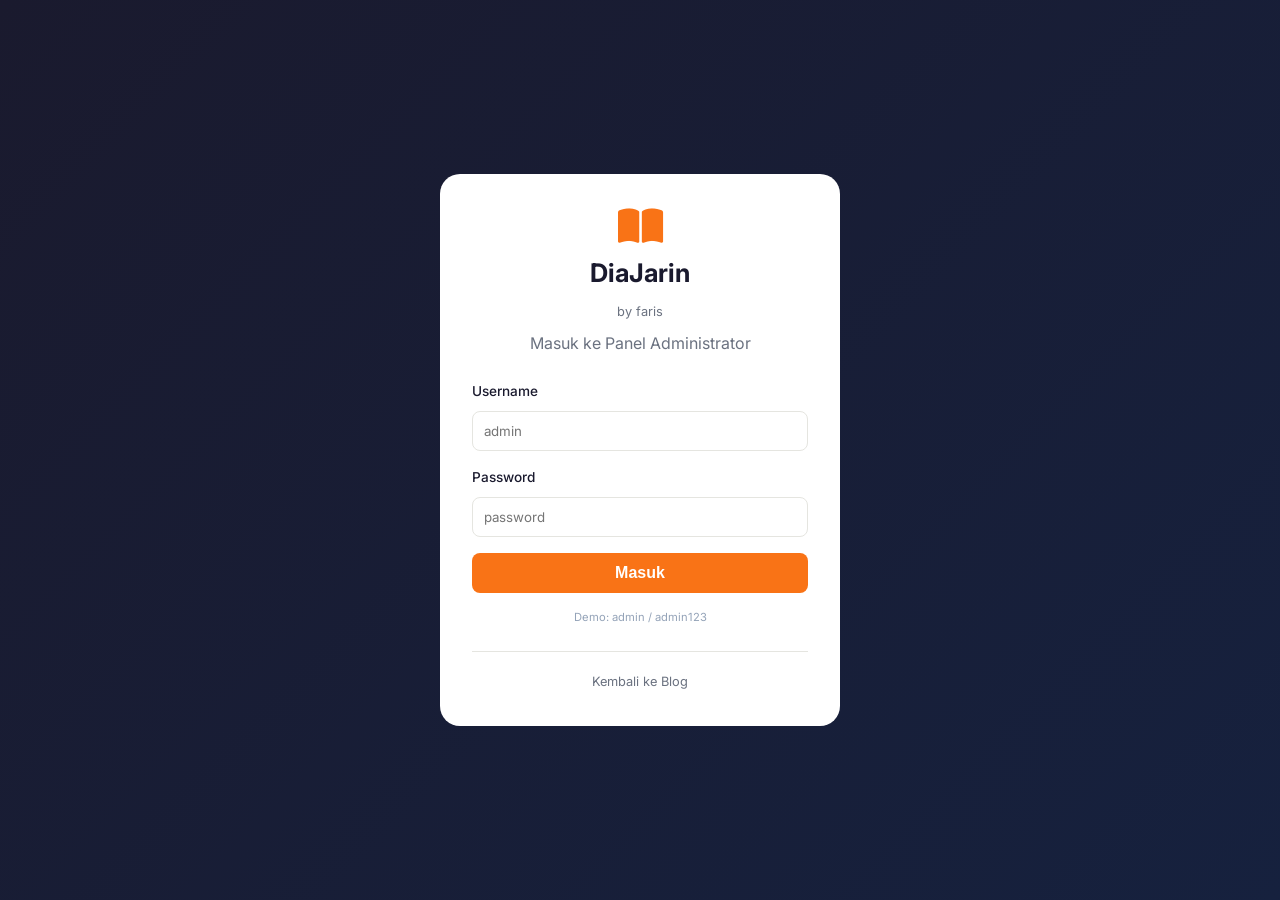
<file: admin.html>
<!DOCTYPE html>
<html lang="id">
<head>
    <meta charset="UTF-8">
    <meta name="viewport" content="width=device-width, initial-scale=1.0">
    <title>Admin Panel - DiaJarin by faris</title>
    <link href="https://fonts.googleapis.com/css2?family=Inter:wght@300;400;500;600;700&display=swap" rel="stylesheet">
    <link rel="stylesheet" href="https://cdnjs.cloudflare.com/ajax/libs/font-awesome/6.4.0/css/all.min.css">
    <link rel="stylesheet" href="style.css">
</head>
<body class="admin-body">

<div class="admin-wrapper">
    <div class="admin-card">
        <div class="admin-header">
            <a href="index.html" class="back-link"><i class="fas fa-arrow-left"></i> Kembali ke Blog</a>
            <button class="logout-btn" onclick="adminLogout()"><i class="fas fa-sign-out-alt"></i> Logout</button>
        </div>
        
        <h1 class="admin-title"><i class="fas fa-cog"></i> Panel Admin</h1>
        <p>Kelola materi tambahan selain PHP Native dan Laravel</p>

        <button class="btn btn-primary btn-add" onclick="showForm()">+ Tambah Materi Baru</button>

        <!-- Form Tambah/Edit Materi -->
        <div id="pageForm" class="page-form" style="display: none;">
            <h4 id="formTitle">Tambah Materi Baru</h4>
            
            <div class="form-group">
                <label>Judul Materi <span style="color:red">*</span></label>
                <input type="text" id="pageTitle" placeholder="Contoh: Pengenalan JavaScript" class="admin-input">
            </div>
            
            <div class="form-group">
                <label>Sub Judul / Deskripsi Singkat</label>
                <input type="text" id="pageSubtitle" placeholder="Deskripsi singkat tentang materi ini" class="admin-input">
            </div>
            
            <div class="form-group">
                <label>Kategori</label>
                <select id="pageCategory" class="admin-input">
                    <option value="other">Materi Tambahan</option>
                </select>
                <small>Materi akan muncul di sidebar sebagai kategori terpisah</small>
            </div>
            
            <div class="form-group">
                <label>Slug (URL identifier)</label>
                <input type="text" id="pageSlug" placeholder="pengenalan-javascript" class="admin-input">
                <small>Kosongkan untuk otomatis dari judul</small>
            </div>
            
            <div class="form-group">
                <label>Konten Materi (HTML)</label>
                <textarea id="pageContent" rows="12" class="admin-textarea" placeholder='Tulis konten materi di sini. Gunakan format HTML seperti contoh berikut:

<h2>Judul Section</h2>
<p>Paragraf penjelasan...</p>

<div class="code-block">
<pre><code class="language-php">kode program di sini</code></pre>
</div>

<div class="info-box">
<strong>Tips:</strong> Informasi penting di sini
</div>'></textarea>
                <small>Gunakan tag HTML: h2 untuk sub judul, p untuk paragraf, div class="code-block" untuk kode, div class="info-box" untuk tips</small>
            </div>
            
            <div class="form-buttons">
                <button class="btn btn-primary" onclick="savePage()">Simpan Materi</button>
                <button class="btn btn-secondary" onclick="hideForm()">Batal</button>
            </div>
        </div>

        <!-- Preview Template -->
        <div class="template-preview">
            <h4><i class="fas fa-eye"></i> Preview Format Penulisan</h4>
            <div class="preview-content">
                <div class="preview-item">
                    <code>&lt;h2&gt;Judul Section&lt;/h2&gt;</code>
                    <span>→ Untuk judul besar dalam materi</span>
                </div>
                <div class="preview-item">
                    <code>&lt;h3&gt;Sub Judul&lt;/h3&gt;</code>
                    <span>→ Untuk judul kecil / sub section</span>
                </div>
                <div class="preview-item">
                    <code>&lt;div class="code-block"&gt;&lt;pre&gt;&lt;code class="language-php"&gt;...&lt;/code&gt;&lt;/pre&gt;&lt;/div&gt;</code>
                    <span>→ Untuk menampilkan kode program</span>
                </div>
                <div class="preview-item">
                    <code>&lt;div class="info-box"&gt;&lt;strong&gt;Tips:&lt;/strong&gt; isi tips di sini&lt;/div&gt;</code>
                    <span>→ Untuk menampilkan kotak informasi/tips</span>
                </div>
                <div class="preview-item">
                    <code>&lt;ul&gt;&lt;li&gt;item 1&lt;/li&gt;&lt;li&gt;item 2&lt;/li&gt;&lt;/ul&gt;</code>
                    <span>→ Untuk daftar bullet point</span>
                </div>
            </div>
        </div>

        <!-- Daftar Materi -->
        <div class="page-list">
            <h4><i class="fas fa-list"></i> Daftar Materi Tambahan</h4>
            <div id="pagesList"></div>
        </div>
    </div>
</div>

<script>
    let pages = [];
    let editId = null;

    function checkAuth() {
        if (localStorage.getItem('diajarin_admin_logged') !== 'true') {
            window.location.href = 'login.html';
        }
    }

    function loadData() {
        const stored = localStorage.getItem('diajarin_pages');
        if (stored) {
            pages = JSON.parse(stored);
        } else {
            pages = [
                {
                    id: 1,
                    title: "Pengenalan JavaScript",
                    subtitle: "Dasar-dasar JavaScript untuk pemula",
                    category: "other",
                    slug: "pengenalan-javascript",
                    content: `<h2>Apa itu JavaScript?</h2>
<p>JavaScript adalah bahasa pemrograman yang digunakan untuk membuat halaman web menjadi interaktif.</p>
<div class="code-block">
<pre><code class="language-javascript">console.log("Hello World!");</code></pre>
</div>
<div class="info-box">
<strong>Tips:</strong> JavaScript bisa dijalankan di browser tanpa perlu instalasi apa pun.
</div>`,
                    createdAt: "2026-05-20"
                }
            ];
            saveData();
        }
        renderList();
    }

    function saveData() {
        localStorage.setItem('diajarin_pages', JSON.stringify(pages));
    }

    function renderList() {
        const container = document.getElementById('pagesList');
        const otherPages = pages.filter(p => p.category === 'other');
        
        if (otherPages.length === 0) {
            container.innerHTML = '<p class="empty">Belum ada materi tambahan. Klik "Tambah Materi Baru"</p>';
            return;
        }
        
        container.innerHTML = otherPages.map(p => `
            <div class="page-row">
                <div class="page-info">
                    <strong>${escapeHtml(p.title)}</strong>
                    <div class="page-meta">${p.subtitle || ''}</div>
                </div>
                <div class="row-actions">
                    <button class="btn-edit" onclick="editPage(${p.id})"><i class="fas fa-edit"></i> Edit</button>
                    <button class="btn-delete" onclick="deletePage(${p.id})"><i class="fas fa-trash"></i> Hapus</button>
                </div>
            </div>
        `).join('');
    }

    function escapeHtml(text) {
        if (!text) return '';
        const div = document.createElement('div');
        div.textContent = text;
        return div.innerHTML;
    }

    function showForm() {
        editId = null;
        document.getElementById('formTitle').innerText = 'Tambah Materi Baru';
        document.getElementById('pageTitle').value = '';
        document.getElementById('pageSubtitle').value = '';
        document.getElementById('pageSlug').value = '';
        document.getElementById('pageContent').value = '';
        document.getElementById('pageForm').style.display = 'block';
        document.getElementById('pageForm').scrollIntoView({ behavior: 'smooth' });
        document.getElementById('pageTitle').focus();
    }

    function hideForm() {
        document.getElementById('pageForm').style.display = 'none';
        editId = null;
    }

    function editPage(id) {
        const page = pages.find(p => p.id === id);
        if (page) {
            editId = id;
            document.getElementById('formTitle').innerText = 'Edit Materi';
            document.getElementById('pageTitle').value = page.title;
            document.getElementById('pageSubtitle').value = page.subtitle || '';
            document.getElementById('pageSlug').value = page.slug;
            document.getElementById('pageContent').value = page.content || '';
            document.getElementById('pageForm').style.display = 'block';
            document.getElementById('pageForm').scrollIntoView({ behavior: 'smooth' });
        }
    }

    function savePage() {
        const title = document.getElementById('pageTitle').value.trim();
        const subtitle = document.getElementById('pageSubtitle').value.trim();
        let slug = document.getElementById('pageSlug').value.trim();
        const content = document.getElementById('pageContent').value;

        if (!title) {
            alert('Judul materi harus diisi');
            document.getElementById('pageTitle').focus();
            return;
        }

        if (!slug) {
            slug = title.toLowerCase().replace(/[^a-z0-9]+/g, '-');
        }

        const now = new Date().toISOString().split('T')[0];

        if (editId) {
            const index = pages.findIndex(p => p.id === editId);
            if (index !== -1) {
                pages[index] = {
                    ...pages[index],
                    title,
                    subtitle,
                    slug,
                    content,
                    updatedAt: now
                };
            }
            alert('Materi berhasil diupdate');
        } else {
            const newId = pages.length > 0 ? Math.max(...pages.map(p => p.id)) + 1 : 1;
            pages.push({
                id: newId,
                title,
                subtitle,
                category: 'other',
                slug,
                content,
                createdAt: now,
                updatedAt: now
            });
            alert('Materi baru berhasil ditambahkan');
        }
        
        saveData();
        renderList();
        hideForm();
    }

    function deletePage(id) {
        if (confirm('Yakin ingin menghapus materi ini?')) {
            pages = pages.filter(p => p.id !== id);
            saveData();
            renderList();
            alert('Materi dihapus');
        }
    }

    function adminLogout() {
        localStorage.removeItem('diajarin_admin_logged');
        window.location.href = 'login.html';
    }

    checkAuth();
    loadData();
</script>
</body>
</html>
</file>
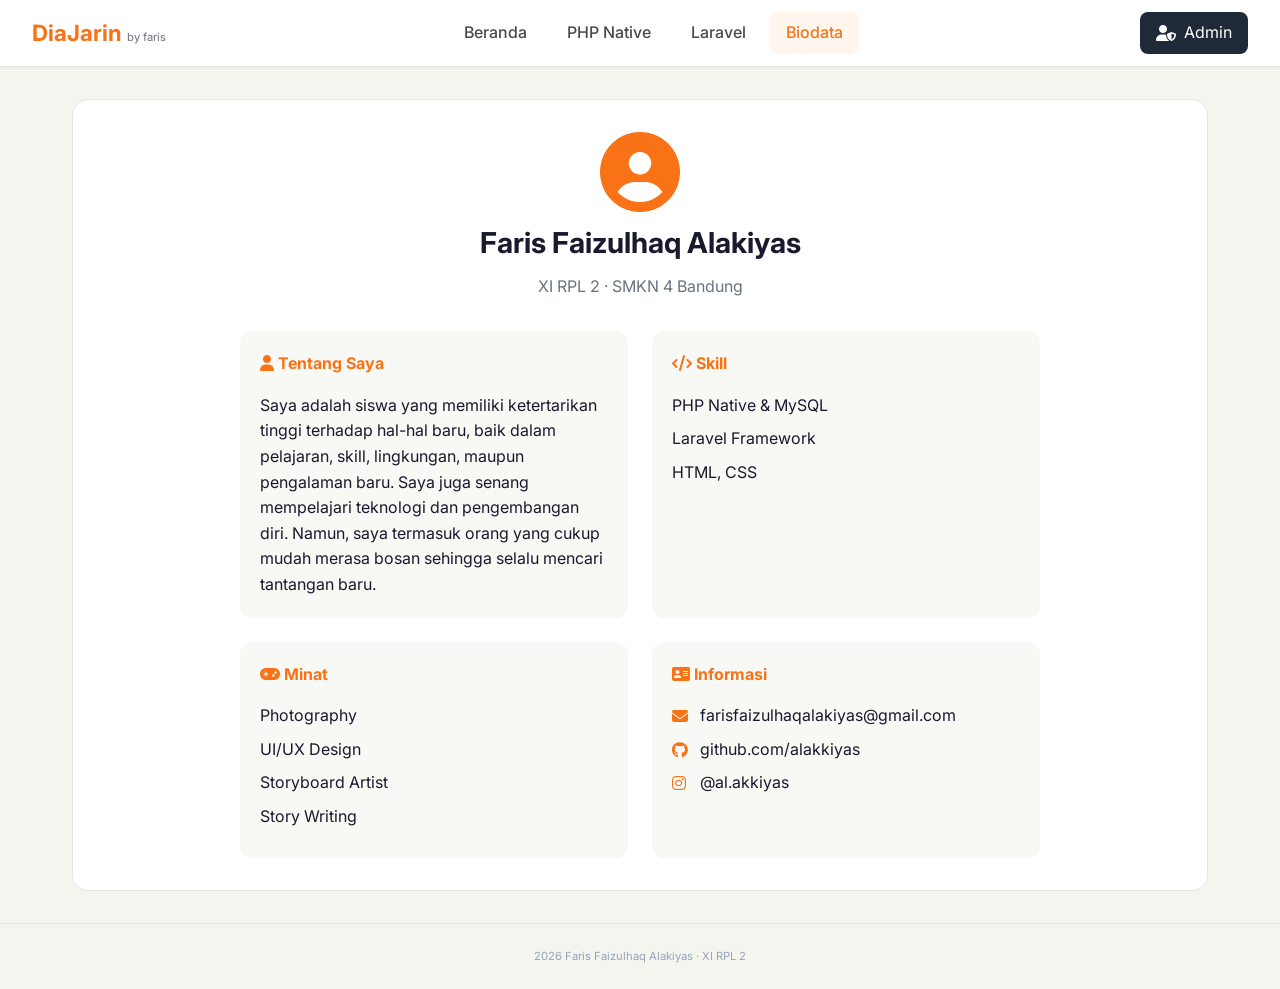
<file: biodata.html>
<!DOCTYPE html>
<html lang="id">
<head>
    <meta charset="UTF-8">
    <meta name="viewport" content="width=device-width, initial-scale=1.0">
    <title>Biodata - DiaJarin by faris</title>
    <link href="https://fonts.googleapis.com/css2?family=Inter:wght@300;400;500;600;700&display=swap" rel="stylesheet">
    <link rel="stylesheet" href="https://cdnjs.cloudflare.com/ajax/libs/font-awesome/6.4.0/css/all.min.css">
    <link rel="stylesheet" href="style.css">
</head>
<body>

<div class="scroll-progress" id="scrollProgress"></div>

<nav class="navbar">
    <a href="index.html" class="logo">DiaJarin <span class="logo-small">by faris</span></a>
    <div class="nav-links">
        <a href="index.html">Beranda</a>
        <a href="php-native.html">PHP Native</a>
        <a href="laravel.html">Laravel</a>
        <a href="biodata.html" class="active">Biodata</a>
    </div>
    <a href="login.html" class="admin-link">
        <i class="fas fa-user-shield"></i> Admin
    </a>
</nav>

<div class="container">
    <main class="content full-width">
        <div class="biodata-wrapper">
            <div class="biodata-header">
                <div class="avatar">
                    <i class="fas fa-user-circle"></i>
                </div>
                <h1>Faris Faizulhaq Alakiyas</h1>
                <p class="role">XI RPL 2 · SMKN 4 Bandung</p>
            </div>

            <div class="biodata-grid">
                <div class="biodata-card">
                    <h3><i class="fas fa-user"></i> Tentang Saya</h3>
                    <p>Saya adalah siswa yang memiliki ketertarikan tinggi terhadap hal-hal baru, baik dalam pelajaran, skill, lingkungan, maupun pengalaman baru. Saya juga senang mempelajari teknologi dan pengembangan diri. Namun, saya termasuk orang yang cukup mudah merasa bosan sehingga selalu mencari tantangan baru.</p>

                </div>

                <div class="biodata-card">
                    <h3><i class="fas fa-code"></i> Skill</h3>
                    <ul>
                        <li>PHP Native & MySQL</li>
                        <li>Laravel Framework</li>
                        <li>HTML, CSS</li>
                    </ul>
                </div>

                <div class="biodata-card">
                    <h3><i class="fas fa-gamepad"></i> Minat</h3>
                    <ul>
                        <li>Photography</li>
                        <li>UI/UX Design</li>
                        <li>Storyboard Artist</li>
                        <li>Story Writing</li>
                    </ul>
                </div>

                <div class="biodata-card">
                    <h3><i class="fas fa-address-card"></i> Informasi</h3>
                    <ul>
                        <li><i class="fas fa-envelope"></i> farisfaizulhaqalakiyas@gmail.com</li>
                        <li><i class="fab fa-github"></i> github.com/alakkiyas</li>
                        <li><i class="fab fa-instagram"></i> @al.akkiyas</li>
                    </ul>
                </div>
            </div>
        </div>
    </main>
</div>

<div class="footer">
    <span>2026 Faris Faizulhaq Alakiyas · XI RPL 2</span>
</div>

<script>
    window.addEventListener('scroll', () => {
        const winScroll = document.documentElement.scrollTop;
        const height = document.documentElement.scrollHeight - document.documentElement.clientHeight;
        const scrolled = (winScroll / height) * 100;
        document.getElementById('scrollProgress').style.width = scrolled + '%';
    });
</script>
</body>
</html>
</file>
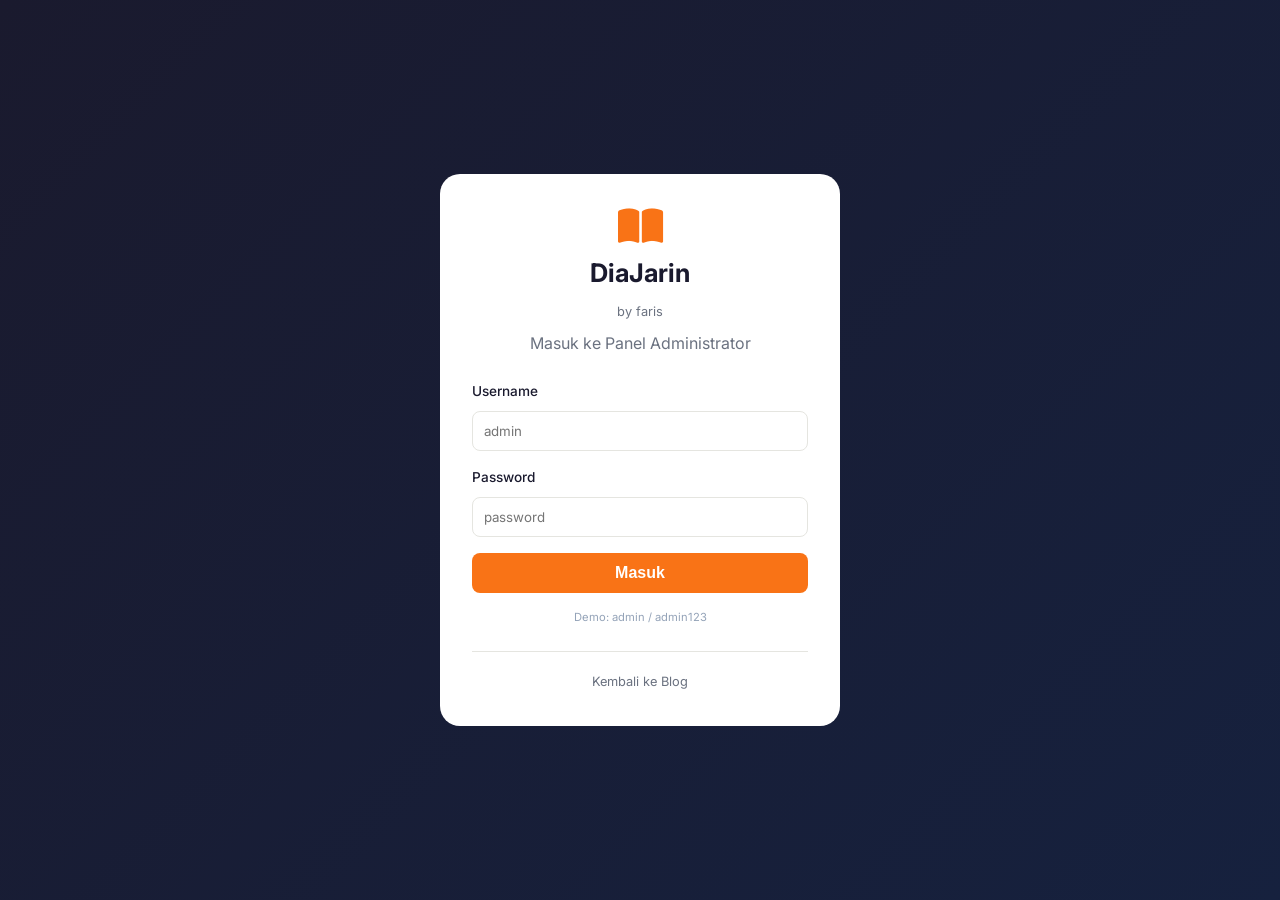
<file: login.html>
<!DOCTYPE html>
<html lang="id">
<head>
    <meta charset="UTF-8">
    <meta name="viewport" content="width=device-width, initial-scale=1.0">
    <title>Login Admin - DiaJarin by faris</title>
    <link href="https://fonts.googleapis.com/css2?family=Inter:wght@300;400;500;600;700&display=swap" rel="stylesheet">
    <link rel="stylesheet" href="https://cdnjs.cloudflare.com/ajax/libs/font-awesome/6.4.0/css/all.min.css">
    <link rel="stylesheet" href="style.css">
</head>
<body class="login-body">

<div class="login-wrapper">
    <div class="login-card">
        <div class="login-header">
            <div class="login-logo">
                <i class="fas fa-book-open"></i>
                <h1>DiaJarin</h1>
                <span>by faris</span>
            </div>
            <p>Masuk ke Panel Administrator</p>
        </div>
        
        <div class="login-form">
            <div class="form-group">
                <label>Username</label>
                <input type="text" id="loginUsername" placeholder="admin">
            </div>
            <div class="form-group">
                <label>Password</label>
                <input type="password" id="loginPassword" placeholder="password">
            </div>
            <button class="btn-login" onclick="processLogin()">Masuk</button>
            <p class="demo-info">Demo: admin / admin123</p>
        </div>
        
        <div class="login-footer">
            <a href="index.html" class="back-link">Kembali ke Blog</a>
        </div>
    </div>
</div>

<script>
    function processLogin() {
        const username = document.getElementById('loginUsername').value;
        const password = document.getElementById('loginPassword').value;
        
        if (username === 'admin' && password === 'admin123') {
            localStorage.setItem('diajarin_admin_logged', 'true');
            window.location.href = 'admin.html';
        } else {
            alert('Username atau password salah!');
        }
    }
    
    document.getElementById('loginPassword').addEventListener('keypress', function(e) {
        if (e.key === 'Enter') processLogin();
    });
</script>
</body>
</html>
</file>
<file: style.css>
* {
    margin: 0;
    padding: 0;
    box-sizing: border-box;
}

body {
    font-family: 'Inter', sans-serif;
    background: #f5f5f0;
    color: #1a1a2e;
    line-height: 1.6;
}

/* Scroll Progress */
.scroll-progress {
    position: fixed;
    top: 0;
    left: 0;
    width: 0%;
    height: 3px;
    background: #f97316;
    z-index: 1001;
    transition: width 0.1s;
}

/* Navbar */
.navbar {
    position: sticky;
    top: 0;
    background: white;
    border-bottom: 1px solid #e5e5e0;
    padding: 0.75rem 2rem;
    display: flex;
    align-items: center;
    justify-content: space-between;
    flex-wrap: wrap;
    gap: 1rem;
    z-index: 1000;
    box-shadow: 0 1px 3px rgba(0,0,0,0.05);
}

.logo {
    font-size: 1.4rem;
    font-weight: 700;
    color: #f97316;
    text-decoration: none;
}

.logo-small {
    font-size: 0.7rem;
    font-weight: 400;
    color: #6b7280;
}

.nav-links {
    display: flex;
    gap: 0.5rem;
    flex-wrap: wrap;
}

.nav-links a {
    padding: 0.5rem 1rem;
    text-decoration: none;
    color: #4a4a4a;
    font-weight: 500;
    border-radius: 8px;
    transition: all 0.2s;
}

.nav-links a:hover, .nav-links a.active {
    background: #fff7ed;
    color: #f97316;
}

.admin-link {
    background: #1f2937;
    color: white;
    padding: 0.5rem 1rem;
    border-radius: 8px;
    text-decoration: none;
    display: flex;
    align-items: center;
    gap: 0.5rem;
    transition: all 0.2s;
}

.admin-link:hover {
    background: #f97316;
}

/* Hero Section */
.hero {
    background: linear-gradient(135deg, #1a1a2e, #16213e);
    color: white;
    padding: 4rem 2rem;
    text-align: center;
}

.hero-content h1 {
    font-size: 2.5rem;
    margin-bottom: 0.5rem;
}

.hero-content p {
    font-size: 1.1rem;
    margin-bottom: 1.5rem;
    opacity: 0.8;
}

.hero-buttons {
    display: flex;
    gap: 1rem;
    justify-content: center;
    flex-wrap: wrap;
}

/* Buttons */
.btn {
    padding: 0.6rem 1.5rem;
    border-radius: 8px;
    text-decoration: none;
    font-weight: 500;
    transition: all 0.2s;
    display: inline-block;
}

.btn-primary {
    background: #f97316;
    color: white;
    border: none;
    cursor: pointer;
}

.btn-primary:hover {
    background: #ea580c;
}

.btn-secondary {
    background: #334155;
    color: white;
}

.btn-secondary:hover {
    background: #1e293b;
}

/* Container */
.container {
    max-width: 1200px;
    margin: 0 auto;
    padding: 2rem;
    display: flex;
    gap: 2rem;
}

/* Sidebar */
.sidebar {
    width: 260px;
    flex-shrink: 0;
    background: white;
    border-radius: 12px;
    padding: 1.25rem;
    position: sticky;
    top: 80px;
    height: fit-content;
    border: 1px solid #e5e5e0;
}

.sidebar-section {
    margin-bottom: 1.5rem;
}

.sidebar h3 {
    font-size: 0.7rem;
    text-transform: uppercase;
    letter-spacing: 1px;
    color: #f97316;
    margin-bottom: 1rem;
    padding-bottom: 0.5rem;
    border-bottom: 1px solid #e5e5e0;
}

.sidebar ul {
    list-style: none;
}

.sidebar li {
    margin-bottom: 0.5rem;
}

.sidebar a {
    text-decoration: none;
    color: #4a4a4a;
    display: block;
    padding: 0.35rem 0;
    font-size: 0.85rem;
    transition: all 0.2s;
}

.sidebar a:hover {
    color: #f97316;
    padding-left: 0.25rem;
}

/* Content */
.content {
    flex: 1;
    background: white;
    border-radius: 16px;
    padding: 2rem;
    border: 1px solid #e5e5e0;
}

.full-width {
    width: 100%;
}

/* Identity Box */
.identity-box {
    background: #fff7ed;
    padding: 1rem 1.5rem;
    border-radius: 12px;
    margin-bottom: 2rem;
    border-left: 4px solid #f97316;
}

.identity-box h3 {
    color: #f97316;
    margin-bottom: 0.5rem;
}

/* Topic Header */
.topic-header {
    margin-bottom: 2rem;
    padding-bottom: 1rem;
    border-bottom: 2px solid #f97316;
}

.topic-header h1 {
    font-size: 1.8rem;
    color: #1a1a2e;
}

/* Part Section */
.part-section {
    margin-bottom: 2.5rem;
    padding-bottom: 1.5rem;
    border-bottom: 1px solid #e5e5e0;
}

.part-section:last-child {
    border-bottom: none;
}

.part-header {
    margin-bottom: 1rem;
}

.part-badge {
    display: inline-block;
    background: #f97316;
    color: white;
    font-size: 0.7rem;
    padding: 0.2rem 0.7rem;
    border-radius: 20px;
    margin-bottom: 0.5rem;
}

.part-title {
    font-size: 1.5rem;
    margin: 0.25rem 0;
    color: #1a1a2e;
}

.part-meta {
    color: #6b7280;
    font-size: 0.75rem;
}

.part-body h3 {
    font-size: 1.1rem;
    margin: 1rem 0 0.5rem 0;
    color: #f97316;
}

/* Code Block */
.code-block {
    background: #0f172a;
    border-radius: 10px;
    margin: 1rem 0;
    overflow-x: auto;
}

.code-block pre {
    margin: 0;
    padding: 1rem;
}

.code-block code {
    font-family: 'JetBrains Mono', monospace;
    font-size: 0.75rem;
}

/* Info Box */
.info-box {
    background: #fff7ed;
    border-left: 4px solid #f97316;
    padding: 0.75rem 1rem;
    margin: 1rem 0;
    border-radius: 8px;
    font-size: 0.85rem;
}

/* Feature List */
.feature-list {
    margin: 1rem 0 0 1.5rem;
}

.feature-list li {
    margin: 0.5rem 0;
}

/* References */
.references {
    background: #f8f8f5;
    padding: 1rem;
    border-radius: 12px;
    margin-top: 2rem;
}

.references h3 {
    font-size: 0.9rem;
    color: #f97316;
    margin-bottom: 0.5rem;
}

.references ul {
    margin-left: 1.5rem;
}

.references a {
    color: #4a4a4a;
    text-decoration: none;
    font-size: 0.85rem;
}

.references a:hover {
    color: #f97316;
}

/* Fun Fact Section (Index) */
.funfact-section {
    flex: 1;
}

.funfact-section h2 {
    font-size: 1.6rem;
    margin-bottom: 0.5rem;
    text-align: center;
}

.section-desc {
    text-align: center;
    color: #6b7280;
    margin-bottom: 2rem;
}

.funfact-grid {
    display: grid;
    grid-template-columns: repeat(auto-fit, minmax(350px, 1fr));
    gap: 2rem;
}

.funfact-card {
    background: white;
    border-radius: 16px;
    padding: 1.5rem;
    border: 1px solid #e5e5e0;
    transition: transform 0.2s;
}

.funfact-card:hover {
    transform: translateY(-4px);
}

.card-icon {
    text-align: center;
    font-size: 2.5rem;
    margin-bottom: 1rem;
}

.php-card .card-icon { color: #787cb5; }
.laravel-card .card-icon { color: #f97316; }

.funfact-card h3 {
    text-align: center;
    font-size: 1.3rem;
    margin-bottom: 1rem;
}

.fact-list {
    display: flex;
    flex-direction: column;
    gap: 1rem;
}

.fact-item {
    display: flex;
    gap: 1rem;
    align-items: flex-start;
}

.fact-number {
    background: #f97316;
    color: white;
    width: 24px;
    height: 24px;
    border-radius: 50%;
    display: flex;
    align-items: center;
    justify-content: center;
    font-size: 0.7rem;
    font-weight: bold;
    flex-shrink: 0;
}

.fact-item p {
    font-size: 0.85rem;
    color: #4a4a4a;
    margin: 0;
}

/* Stats Section */
.stats-section {
    background: #1a1a2e;
    border-radius: 16px;
    padding: 2rem;
    margin-top: 2rem;
    display: flex;
    justify-content: space-around;
    flex-wrap: wrap;
    gap: 1.5rem;
}

.stat-box {
    text-align: center;
}

.stat-number {
    display: block;
    font-size: 2rem;
    font-weight: 700;
    color: #f97316;
}

.stat-label {
    font-size: 0.8rem;
    color: #94a3b8;
}

/* Footer */
.footer {
    text-align: center;
    padding: 1.5rem;
    border-top: 1px solid #e5e5e0;
    color: #94a3b8;
    font-size: 0.7rem;
}

/* Biodata Page */
.biodata-wrapper {
    max-width: 800px;
    margin: 0 auto;
}

.biodata-header {
    text-align: center;
    margin-bottom: 2rem;
}

.avatar i {
    font-size: 5rem;
    color: #f97316;
}

.biodata-header h1 {
    font-size: 1.8rem;
    margin: 0.5rem 0;
}

.biodata-header .role {
    color: #6b7280;
}

.biodata-grid {
    display: grid;
    grid-template-columns: repeat(auto-fit, minmax(280px, 1fr));
    gap: 1.5rem;
}

.biodata-card {
    background: #f8f8f5;
    padding: 1.25rem;
    border-radius: 12px;
}

.biodata-card h3 {
    color: #f97316;
    margin-bottom: 1rem;
    font-size: 1rem;
}

.biodata-card ul {
    list-style: none;
}

.biodata-card li {
    margin: 0.5rem 0;
    display: flex;
    align-items: center;
    gap: 0.5rem;
}

.biodata-card li i {
    width: 20px;
    color: #f97316;
}

/* Login Page */
.login-body {
    background: linear-gradient(135deg, #1a1a2e, #16213e);
    min-height: 100vh;
    display: flex;
    align-items: center;
    justify-content: center;
}

.login-wrapper {
    width: 100%;
    padding: 1rem;
}

.login-card {
    max-width: 400px;
    margin: 0 auto;
    background: white;
    border-radius: 20px;
    padding: 2rem;
    text-align: center;
}

.login-logo i {
    font-size: 2.5rem;
    color: #f97316;
}

.login-logo h1 {
    font-size: 1.6rem;
    margin: 0.25rem 0;
    color: #1a1a2e;
}

.login-logo span {
    color: #6b7280;
    font-size: 0.8rem;
}

.login-header p {
    color: #6b7280;
    margin-top: 0.5rem;
}

.login-form {
    margin: 1.5rem 0;
}

.login-form .form-group {
    text-align: left;
    margin-bottom: 1rem;
}

.login-form label {
    display: block;
    font-size: 0.8rem;
    font-weight: 500;
    margin-bottom: 0.25rem;
}

.login-form input {
    width: 100%;
    padding: 0.7rem;
    border: 1px solid #e5e5e0;
    border-radius: 8px;
    font-family: inherit;
}

.btn-login {
    width: 100%;
    padding: 0.7rem;
    background: #f97316;
    color: white;
    border: none;
    border-radius: 8px;
    font-weight: 600;
    cursor: pointer;
    font-size: 1rem;
    transition: all 0.2s;
}

.btn-login:hover {
    background: #ea580c;
}

.demo-info {
    font-size: 0.7rem;
    color: #94a3b8;
    margin-top: 1rem;
}

.login-footer {
    padding-top: 1rem;
    border-top: 1px solid #e5e5e0;
}

.login-footer .back-link {
    color: #6b7280;
    text-decoration: none;
    font-size: 0.8rem;
}

.login-footer .back-link:hover {
    color: #f97316;
}

/* Admin Page */
.admin-body {
    background: #f5f5f0;
}

.admin-wrapper {
    max-width: 800px;
    margin: 2rem auto;
    padding: 0 1rem;
}

.admin-card {
    background: white;
    border-radius: 20px;
    padding: 1.5rem;
    box-shadow: 0 1px 3px rgba(0,0,0,0.1);
}

.admin-header {
    display: flex;
    justify-content: space-between;
    margin-bottom: 1rem;
    padding-bottom: 0.5rem;
    border-bottom: 1px solid #e5e5e0;
}

.admin-header .back-link {
    text-decoration: none;
    color: #6b7280;
}

.admin-header .back-link:hover {
    color: #f97316;
}

.logout-btn {
    background: none;
    border: none;
    color: #ef4444;
    cursor: pointer;
    font-size: 0.85rem;
}

.admin-title {
    font-size: 1.3rem;
    margin-bottom: 0.25rem;
}

.admin-title i {
    color: #f97316;
}

.btn-add {
    margin: 1rem 0;
}

.page-form {
    background: #f8f8f5;
    padding: 1rem;
    border-radius: 12px;
    margin-bottom: 1.5rem;
}

.page-form h4 {
    margin-bottom: 1rem;
}

.page-form textarea {
    width: 100%;
    padding: 0.5rem;
    border: 1px solid #e5e5e0;
    border-radius: 8px;
    font-family: monospace;
}

.form-buttons {
    display: flex;
    gap: 0.5rem;
    margin-top: 1rem;
}

.page-list h4 {
    margin-bottom: 1rem;
}

.page-row {
    display: flex;
    justify-content: space-between;
    align-items: center;
    padding: 0.75rem;
    border-bottom: 1px solid #f0f0e8;
}

.row-actions {
    display: flex;
    gap: 0.5rem;
}

.btn-edit {
    background: #f97316;
    color: white;
    border: none;
    padding: 0.25rem 0.75rem;
    border-radius: 6px;
    cursor: pointer;
}

.btn-delete {
    background: #ef4444;
    color: white;
    border: none;
    padding: 0.25rem 0.75rem;
    border-radius: 6px;
    cursor: pointer;
}

.empty {
    text-align: center;
    color: #94a3b8;
    padding: 2rem;
}

/* Responsive */
@media (max-width: 768px) {
    .container {
        flex-direction: column;
        padding: 1rem;
    }
    .sidebar {
        width: 100%;
        position: relative;
        top: 0;
    }
    .navbar {
        padding: 0.75rem 1rem;
    }
    .hero-content h1 {
        font-size: 1.8rem;
    }
    .funfact-grid {
        grid-template-columns: 1fr;
    }
}
/* Admin Form Styles */
.admin-input {
    width: 100%;
    padding: 0.65rem;
    border: 1px solid #e5e5e0;
    border-radius: 8px;
    font-family: 'Inter', sans-serif;
    font-size: 0.9rem;
}

.admin-textarea {
    width: 100%;
    padding: 0.65rem;
    border: 1px solid #e5e5e0;
    border-radius: 8px;
    font-family: 'JetBrains Mono', monospace;
    font-size: 0.8rem;
    resize: vertical;
}

.form-group {
    margin-bottom: 1.25rem;
}

.form-group label {
    display: block;
    font-weight: 500;
    margin-bottom: 0.5rem;
    font-size: 0.85rem;
    color: #1a1a2e;
}

.form-group small {
    display: block;
    font-size: 0.7rem;
    color: #94a3b8;
    margin-top: 0.25rem;
}

/* Subbab List */
#subbabList {
    margin-bottom: 0.5rem;
}

.subbab-row {
    display: flex;
    gap: 0.5rem;
    margin-bottom: 0.5rem;
}

.subbab-input {
    flex: 1;
    padding: 0.5rem;
    border: 1px solid #e5e5e0;
    border-radius: 6px;
    font-family: 'Inter', sans-serif;
    font-size: 0.85rem;
}

.btn-remove-subbab {
    background: #ef4444;
    color: white;
    border: none;
    width: 32px;
    border-radius: 6px;
    cursor: pointer;
    font-size: 1rem;
}

.btn-add-subbab {
    background: #f97316;
    color: white;
    border: none;
    padding: 0.4rem 1rem;
    border-radius: 6px;
    cursor: pointer;
    font-size: 0.8rem;
    margin-top: 0.25rem;
}

/* Template Preview */
.template-preview {
    background: #f8f8f5;
    border-radius: 12px;
    padding: 1rem;
    margin: 1.5rem 0;
}

.template-preview h4 {
    margin-bottom: 0.75rem;
    font-size: 0.9rem;
    color: #f97316;
}

.preview-content {
    display: flex;
    flex-direction: column;
    gap: 0.5rem;
}

.preview-item {
    display: flex;
    flex-wrap: wrap;
    gap: 0.5rem;
    font-size: 0.75rem;
}

.preview-item code {
    background: #1a1a2e;
    color: #f97316;
    padding: 0.2rem 0.4rem;
    border-radius: 4px;
    font-family: 'JetBrains Mono', monospace;
    font-size: 0.7rem;
}

.preview-item span {
    color: #6b7280;
}

/* Page Row untuk daftar materi */
.page-row {
    display: flex;
    justify-content: space-between;
    align-items: flex-start;
    padding: 1rem;
    border-bottom: 1px solid #f0f0e8;
    flex-wrap: wrap;
    gap: 1rem;
}

.page-info {
    flex: 1;
}

.page-info strong {
    font-size: 1rem;
    display: block;
    margin-bottom: 0.25rem;
}

.page-meta {
    font-size: 0.75rem;
    color: #6b7280;
    margin-bottom: 0.25rem;
}

.page-badge {
    display: inline-block;
    background: #f97316;
    color: white;
    font-size: 0.6rem;
    padding: 0.2rem 0.5rem;
    border-radius: 20px;
}

.row-actions {
    display: flex;
    gap: 0.5rem;
}

.btn-edit, .btn-delete {
    padding: 0.3rem 0.8rem;
    border: none;
    border-radius: 6px;
    cursor: pointer;
    font-size: 0.75rem;
    display: inline-flex;
    align-items: center;
    gap: 0.3rem;
}

.btn-edit {
    background: #f97316;
    color: white;
}

.btn-delete {
    background: #ef4444;
    color: white;
}

/* Custom menu subbab indent */
.subbab-item {
    margin-left: 1rem !important;
    font-size: 0.8rem !important;
}

.subbab-item a {
    font-size: 0.75rem !important;
    color: #6b7280 !important;
}

.subbab-item a:hover {
    color: #f97316 !important;
}

/* Custom content body */
.custom-content-body h2 {
    font-size: 1.3rem;
    margin: 1.5rem 0 0.75rem 0;
    color: #1a1a2e;
    border-left: 3px solid #f97316;
    padding-left: 0.75rem;
}

.custom-content-body h3 {
    font-size: 1.1rem;
    margin: 1rem 0 0.5rem 0;
    color: #f97316;
}

.custom-content-body p {
    margin: 0.75rem 0;
    line-height: 1.7;
}

.custom-content-body ul, .custom-content-body ol {
    margin: 0.75rem 0 0.75rem 1.5rem;
}

.custom-content-body li {
    margin: 0.25rem 0;
}

/* Sub Bab Container */
#subbabContainer {
    background: #f8f8f5;
    border-radius: 12px;
    padding: 1rem;
    margin-top: 0.5rem;
}

.subbab-list {
    min-height: 60px;
    max-height: 250px;
    overflow-y: auto;
    margin-bottom: 1rem;
}

.subbab-empty {
    text-align: center;
    color: #94a3b8;
    padding: 1rem;
    font-size: 0.8rem;
    background: white;
    border-radius: 8px;
}

/* Item Sub Bab yang Bisa Diedit */
.subbab-item-editable {
    display: flex;
    align-items: center;
    gap: 0.75rem;
    padding: 0.6rem 0.75rem;
    background: white;
    border-radius: 8px;
    margin-bottom: 0.5rem;
    border: 1px solid #e5e5e0;
    transition: all 0.2s;
    cursor: grab;
}

.subbab-item-editable.dragging {
    opacity: 0.5;
    cursor: grabbing;
}

.subbab-item-editable:hover {
    border-color: #f97316;
    box-shadow: 0 2px 5px rgba(0,0,0,0.05);
}

.subbab-drag-handle {
    color: #cbd5e1;
    cursor: grab;
    font-size: 0.9rem;
}

.subbab-drag-handle i {
    pointer-events: none;
}

.subbab-name {
    flex: 1;
    cursor: pointer;
    font-size: 0.85rem;
    color: #1a1a2e;
}

.subbab-name span {
    display: block;
    padding: 0.2rem 0;
}

.subbab-name:hover {
    color: #f97316;
}

.subbab-actions {
    display: flex;
    gap: 0.5rem;
}

.subbab-btn-edit, .subbab-btn-delete {
    background: none;
    border: none;
    cursor: pointer;
    font-size: 0.8rem;
    padding: 0.3rem;
    border-radius: 4px;
    transition: all 0.2s;
}

.subbab-btn-edit {
    color: #f97316;
}

.subbab-btn-edit:hover {
    background: #fff7ed;
}

.subbab-btn-delete {
    color: #ef4444;
}

.subbab-btn-delete:hover {
    background: #fef2f2;
}

/* Area Tambah Sub Bab Baru */
.subbab-add {
    display: flex;
    gap: 0.5rem;
    margin-top: 0.5rem;
    padding-top: 0.5rem;
    border-top: 1px dashed #e5e5e0;
}

.subbab-input-new {
    flex: 1;
    padding: 0.6rem;
    border: 1px solid #e5e5e0;
    border-radius: 8px;
    font-family: 'Inter', sans-serif;
    font-size: 0.85rem;
}

.subbab-input-new:focus {
    outline: none;
    border-color: #f97316;
}

.btn-add-subbab {
    background: #f97316;
    color: white;
    border: none;
    padding: 0.6rem 1.2rem;
    border-radius: 8px;
    cursor: pointer;
    font-size: 0.8rem;
    display: flex;
    align-items: center;
    gap: 0.5rem;
    transition: all 0.2s;
}

.btn-add-subbab:hover {
    background: #ea580c;
}

/* Modal Edit Sub Bab */
.modal-overlay {
    position: fixed;
    top: 0;
    left: 0;
    width: 100%;
    height: 100%;
    background: rgba(0,0,0,0.5);
    z-index: 2000;
    display: flex;
    align-items: center;
    justify-content: center;
}

.modal-content {
    background: white;
    border-radius: 20px;
    width: 90%;
    max-width: 450px;
    overflow: hidden;
    animation: modalFadeIn 0.2s ease;
}

@keyframes modalFadeIn {
    from {
        transform: scale(0.95);
        opacity: 0;
    }
    to {
        transform: scale(1);
        opacity: 1;
    }
}

.modal-header {
    display: flex;
    justify-content: space-between;
    align-items: center;
    padding: 1rem 1.5rem;
    background: #f97316;
    color: white;
}

.modal-header h3 {
    margin: 0;
    font-size: 1.1rem;
}

.modal-close {
    background: none;
    border: none;
    color: white;
    font-size: 1.5rem;
    cursor: pointer;
    line-height: 1;
}

.modal-body {
    padding: 1.5rem;
}

.modal-body label {
    display: block;
    font-weight: 500;
    margin-bottom: 0.5rem;
    font-size: 0.85rem;
}

.modal-footer {
    padding: 1rem 1.5rem;
    display: flex;
    gap: 0.75rem;
    justify-content: flex-end;
    border-top: 1px solid #e5e5e0;
    background: #f8f8f5;
}

/* Sub Bab Container */
#subbabContainer {
    background: #f8f8f5;
    border-radius: 12px;
    padding: 1rem;
    margin-top: 0.5rem;
}

.subbab-list {
    min-height: 80px;
    max-height: 280px;
    overflow-y: auto;
    margin-bottom: 1rem;
    border: 1px dashed #e5e5e0;
    border-radius: 8px;
    background: white;
    padding: 0.5rem;
}

.subbab-empty {
    text-align: center;
    color: #94a3b8;
    padding: 1.5rem;
    font-size: 0.8rem;
    background: #fafafa;
    border-radius: 8px;
}

/* Item Sub Bab yang Bisa DIISI */
.subbab-item-editable {
    display: flex;
    align-items: center;
    gap: 0.75rem;
    padding: 0.6rem 0.75rem;
    background: white;
    border-radius: 8px;
    margin-bottom: 0.5rem;
    border: 1px solid #e5e5e0;
    transition: all 0.2s;
    cursor: grab;
}

.subbab-item-editable.dragging {
    opacity: 0.5;
    cursor: grabbing;
}

.subbab-item-editable:hover {
    border-color: #f97316;
    box-shadow: 0 2px 5px rgba(0,0,0,0.05);
}

.subbab-drag-handle {
    color: #cbd5e1;
    cursor: grab;
    font-size: 0.9rem;
}

.subbab-drag-handle i {
    pointer-events: none;
}

.subbab-name {
    flex: 1;
    cursor: pointer;
    font-size: 0.85rem;
    color: #1a1a2e;
}

.subbab-name span {
    display: block;
    padding: 0.2rem 0;
}

.subbab-name:hover {
    color: #f97316;
}

.subbab-actions {
    display: flex;
    gap: 0.5rem;
}

.subbab-btn-edit, .subbab-btn-delete {
    background: none;
    border: none;
    cursor: pointer;
    font-size: 0.8rem;
    padding: 0.3rem;
    border-radius: 4px;
    transition: all 0.2s;
}

.subbab-btn-edit {
    color: #f97316;
}

.subbab-btn-edit:hover {
    background: #fff7ed;
}

.subbab-btn-delete {
    color: #ef4444;
}

.subbab-btn-delete:hover {
    background: #fef2f2;
}

/* Area Tambah Sub Bab Baru */
.subbab-add {
    display: flex;
    gap: 0.5rem;
    margin-top: 0.5rem;
    padding-top: 0.5rem;
    border-top: 1px solid #e5e5e0;
}

.subbab-input-new {
    flex: 1;
    padding: 0.6rem;
    border: 1px solid #e5e5e0;
    border-radius: 8px;
    font-family: 'Inter', sans-serif;
    font-size: 0.85rem;
}

.subbab-input-new:focus {
    outline: none;
    border-color: #f97316;
}

.btn-add-subbab {
    background: #f97316;
    color: white;
    border: none;
    padding: 0.6rem 1.2rem;
    border-radius: 8px;
    cursor: pointer;
    font-size: 0.8rem;
    display: flex;
    align-items: center;
    gap: 0.5rem;
    transition: all 0.2s;
}

.btn-add-subbab:hover {
    background: #ea580c;
}

/* Modal Edit Sub Bab */
.modal-overlay {
    position: fixed;
    top: 0;
    left: 0;
    width: 100%;
    height: 100%;
    background: rgba(0,0,0,0.5);
    z-index: 2000;
    display: flex;
    align-items: center;
    justify-content: center;
}

.modal-content {
    background: white;
    border-radius: 20px;
    width: 90%;
    max-width: 450px;
    overflow: hidden;
    animation: modalFadeIn 0.2s ease;
}

@keyframes modalFadeIn {
    from {
        transform: scale(0.95);
        opacity: 0;
    }
    to {
        transform: scale(1);
        opacity: 1;
    }
}

.modal-header {
    display: flex;
    justify-content: space-between;
    align-items: center;
    padding: 1rem 1.5rem;
    background: #f97316;
    color: white;
}

.modal-header h3 {
    margin: 0;
    font-size: 1.1rem;
}

.modal-close {
    background: none;
    border: none;
    color: white;
    font-size: 1.5rem;
    cursor: pointer;
    line-height: 1;
}

.modal-body {
    padding: 1.5rem;
}

.modal-body label {
    display: block;
    font-weight: 500;
    margin-bottom: 0.5rem;
    font-size: 0.85rem;
}

.modal-footer {
    padding: 1rem 1.5rem;
    display: flex;
    gap: 0.75rem;
    justify-content: flex-end;
    border-top: 1px solid #e5e5e0;
    background: #f8f8f5;
}
</file>
